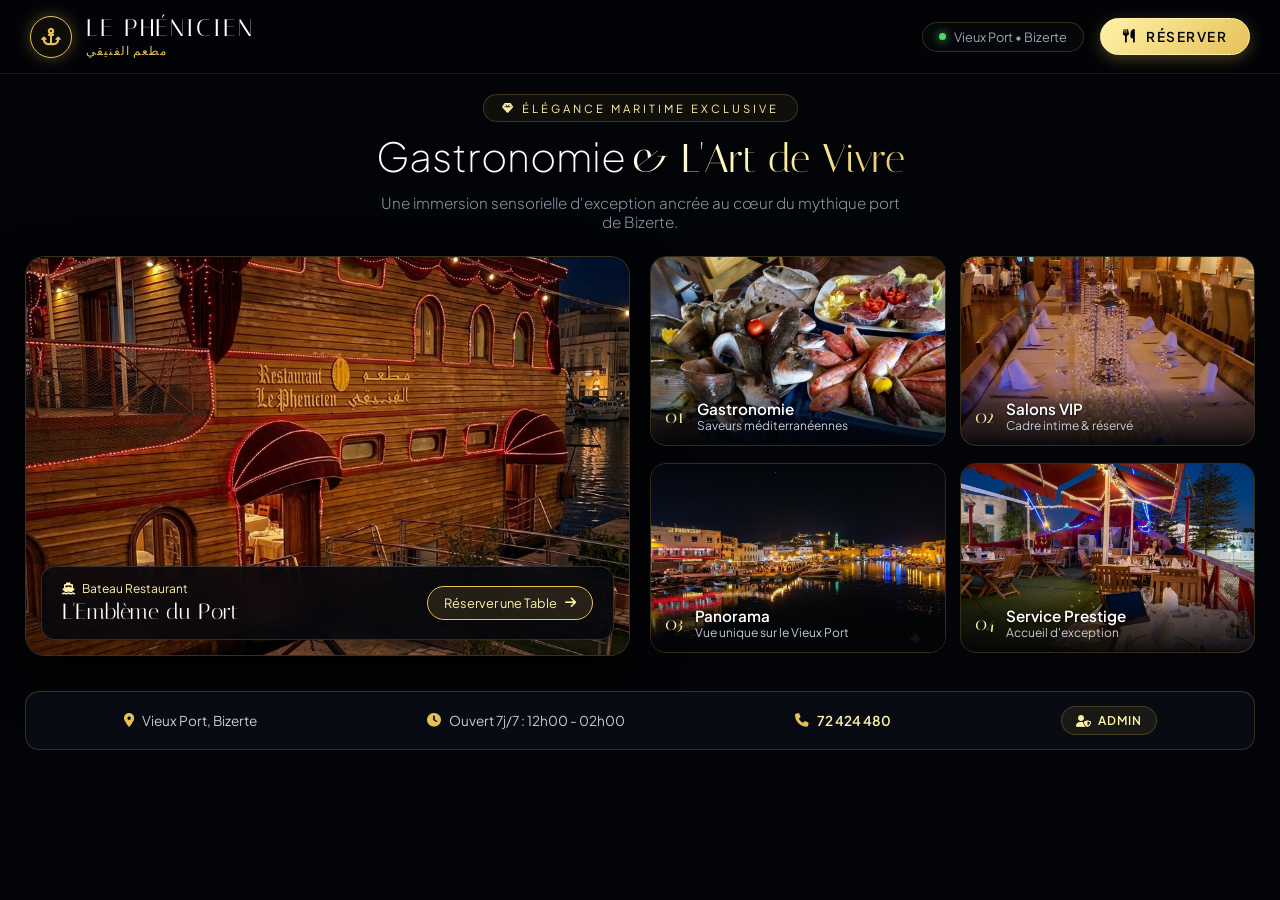
<file: index.html>
<!DOCTYPE html>
<html lang="fr">
<head>
    <meta charset="UTF-8">
    <meta name="viewport" content="width=device-width, initial-scale=1.0">
     <link rel="icon" type="image/png" href="images/favicon.png">
    <meta name="description" content="Le Phénicien - Restaurant Gastronomique d'Exception au Vieux Port de Bizerte.">
    <title>Le Phénicien — Restaurant Gastronomique</title>
    <link rel="stylesheet" href="style.css">
    <link rel="stylesheet" href="https://cdnjs.cloudflare.com/ajax/libs/font-awesome/6.4.0/css/all.min.css">
    <link href="https://fonts.googleapis.com/css2?family=Italiana&family=Plus+Jakarta+Sans:wght@300;400;500;600;700&display=swap" rel="stylesheet">
</head>
<body>

    <div class="noise-overlay" aria-hidden="true"></div>
    <div class="canvas-bg" id="canvasBg" aria-hidden="true"></div>
    <div class="vignette" aria-hidden="true"></div>

    <!-- EN-TÊTE COMPACT -->
    <header class="header-bar">
        <a href="index.html" class="brand-block">
            <div class="gold-anchor"><i class="fa-solid fa-anchor"></i></div>
            <div class="brand-text-container">
                <div class="brand-text">
                    <span class="brand-name">LE PHÉNICIEN</span>
                    <span class="brand-sub">مطعم الفنيقي</span>
                </div>
            </div>
        </a>

        <div class="header-actions">
            <div class="status-pill">
                <span class="dot-online"></span>
                <span>Vieux Port • Bizerte</span>
            </div>
            <a href="reservation.html" class="btn-reserve">
                <i class="fa-solid fa-utensils"></i> Réserver
            </a>
        </div>
    </header>

    <main class="app-viewport">
        
        <!-- HERO SECTION OPTIMISÉ -->
        <section class="hero-block">
            <div class="gold-badge-pill">
                <i class="fa-solid fa-gem"></i> ÉLÉGANCE MARITIME EXCLUSIVE
            </div>
            <h1 class="hero-title">
                <span class="light-text">Gastronomie</span> <span class="gold-serif">& L'Art de Vivre</span>
            </h1>
            <p class="hero-subtext">
                Une immersion sensorielle d'exception ancrée au cœur du mythique port de Bizerte.
            </p>
        </section>

        <!-- SECTION PRINCIPALE (DISPOSITION DYNAMIQUE) -->
        <section class="main-showcase-grid">
            
            <!-- VEDETTE : BATEAU RESTAURANT -->
            <article class="master-card interactive-card" data-bg="le-phenicien.jpg">
                <div class="card-inner">
                    <div class="parallax-wrapper">
                        <img src="images/le-phenicien.jpg"  alt="Bateau Restaurant Le Phénicien" class="parallax-img">
                    </div>
                    <div class="card-glass-tag">
                        <div class="tag-info">
                            <span class="loc-badge"><i class="fa-solid fa-ship"></i> Bateau Restaurant</span>
                            <h2>L'Emblème du Port</h2>
                        </div>
                        <a href="reservation.html" class="explore-btn">
                            Réserver une Table <i class="fa-solid fa-arrow-right"></i>
                        </a>
                    </div>
                </div>
            </article>

            <!-- UNIVERS ET EXPÉRIENCES (2x2 COMPACT) -->
            <div class="quad-grid">
                
                <article class="quad-card interactive-card" data-bg="plat.jpg">
                    <div class="card-box">
                        <div class="img-frame">
                            <img src="images/plat.jpg" alt="Haute Gastronomie" class="parallax-img">
                        </div>
                        <div class="card-content">
                            <span class="tag-num">01</span>
                            <div class="text">
                                <h3>Gastronomie</h3>
                                <p>Saveurs méditerranéennes</p>
                            </div>
                        </div>
                    </div>
                </article>

                <article class="quad-card interactive-card" data-bg="salon.jpg">
                    <div class="card-box">
                        <div class="img-frame">
                            <img src="images/salon.jpg" alt="Salons Privés" class="parallax-img">
                        </div>
                        <div class="card-content">
                            <span class="tag-num">02</span>
                            <div class="text">
                                <h3>Salons VIP</h3>
                                <p>Cadre intime & réservé</p>
                            </div>
                        </div>
                    </div>
                </article>

                <article class="quad-card interactive-card" data-bg="vue.jpg">
                    <div class="card-box">
                        <div class="img-frame">
                            <img src="images/vue.jpg" alt="Vue Panoramique" class="parallax-img">
                        </div>
                        <div class="card-content">
                            <span class="tag-num">03</span>
                            <div class="text">
                                <h3>Panorama</h3>
                                <p>Vue unique sur le Vieux Port</p>
                            </div>
                        </div>
                    </div>
                </article>

                <article class="quad-card interactive-card" data-bg="equipage.jpg">
                    <div class="card-box">
                        <div class="img-frame">
                            <img src="images/equipage.jpg" alt="Service Prestige" class="parallax-img">
                        </div>
                        <div class="card-content">
                            <span class="tag-num">04</span>
                            <div class="text">
                                <h3>Service Prestige</h3>
                                <p>Accueil d'exception</p>
                            </div>
                        </div>
                    </div>
                </article>

            </div>
        </section>

        <!-- BARRE DE CONTACT ET INFOS PRATIQUES COMPACTE -->
        <footer class="quick-info-bar">
            <div class="info-item">
                <i class="fa-solid fa-location-dot"></i>
                <span>Vieux Port, Bizerte</span>
            </div>
            <div class="info-item">
                <i class="fa-solid fa-clock"></i>
                <span>Ouvert 7j/7 : 12h00 - 02h00</span>
            </div>
            <a href="tel:72424480" class="info-item contact-link">
                <i class="fa-solid fa-phone"></i>
                <span>72 424 480</span>
            </a>
            <a href="admin.html" class="btn-admin">
                <i class="fa-solid fa-user-shield"></i> Admin
            </a>
        </footer>

    </main>

</body>
</html>
</file>
<file: style.css>
/* ==========================================================================
   STYLE COMPACT & LUXE — LE PHÉNICIEN (VERSION CORRIGÉE GITHUB PAGES)
   ========================================================================== */

* {
    margin: 0;
    padding: 0;
    box-sizing: border-box;
}

:root {
    --gold-primary: #e5c158;
    --gold-bright: #fff2a8;
    --gold-glow: rgba(229, 193, 88, 0.35);
    --bg-dark: #030407;
    --card-bg: rgba(10, 13, 20, 0.65);
    --glass-border: rgba(229, 193, 88, 0.22);
    --font-serif: 'Italiana', serif;
    --font-sans: 'Plus Jakarta Sans', sans-serif;
}

html, body {
    width: 100%;
    min-height: 100vh;
    background-color: var(--bg-dark);
    color: #ffffff;
    font-family: var(--font-sans);
    overflow-x: hidden;
    position: relative;
}

/* --- EFFETS DE FOND & GRAIN --- */
.noise-overlay {
    position: fixed;
    top: 0;
    left: 0;
    width: 100vw;
    height: 100vh;
    background: url('https://grainy-gradients.vercel.app/noise.svg');
    opacity: 0.035;
    pointer-events: none;
    z-index: 9998;
}

.canvas-bg {
    position: fixed;
    top: 0;
    left: 0;
    width: 100vw;
    height: 100vh;
    background-image: url('images/le-phenicien.jpg');
    background-position: center;
    background-size: cover;
    filter: blur(50px) brightness(0.14);
    transform: scale(1.1);
    transition: background-image 0.9s ease-in-out;
    z-index: -2;
}

.vignette {
    position: fixed;
    top: 0;
    left: 0;
    width: 100vw;
    height: 100vh;
    background: radial-gradient(circle at center, rgba(3, 4, 7, 0) 0%, rgba(3, 4, 7, 0.96) 100%);
    z-index: -1;
}

/* --- HEADER / EN-TÊTE COMPACT --- */
.header-bar {
    display: flex;
    justify-content: space-between;
    align-items: center;
    padding: 15px 30px;
    width: 100%;
    background: rgba(3, 4, 7, 0.6);
    backdrop-filter: blur(12px);
    -webkit-backdrop-filter: blur(12px);
    border-bottom: 1px solid rgba(229, 193, 88, 0.12);
    position: relative;
    z-index: 10;
}

.brand-block {
    display: flex;
    align-items: center;
    gap: 14px;
    text-decoration: none;
    color: #fff;
}

.gold-anchor {
    width: 42px;
    height: 42px;
    min-width: 42px;
    border-radius: 50%;
    border: 1px solid var(--gold-primary);
    background: rgba(229, 193, 88, 0.05);
    display: flex;
    justify-content: center;
    align-items: center;
    color: var(--gold-primary);
    font-size: 1.1rem;
    box-shadow: 0 0 15px var(--gold-glow);
    transition: transform 0.4s ease, box-shadow 0.4s ease;
}

.brand-block:hover .gold-anchor {
    transform: rotate(15deg) scale(1.05);
    box-shadow: 0 0 25px var(--gold-primary);
}

.brand-text-container {
    display: flex;
    flex-direction: column;
    align-items: flex-start;
}

.brand-name {
    font-family: var(--font-serif);
    font-size: 1.5rem;
    letter-spacing: 2px;
    display: block;
    line-height: 1.1;
}

.brand-sub {
    font-size: 0.75rem;
    color: var(--gold-primary);
    letter-spacing: 1px;
    display: block;
    margin-top: 2px;
}

.header-actions {
    display: flex;
    align-items: center;
    gap: 16px;
}

.status-pill {
    display: flex;
    align-items: center;
    gap: 8px;
    font-size: 0.8rem;
    color: #9aa3b4;
    border: 1px solid var(--glass-border);
    padding: 6px 16px;
    border-radius: 40px;
    background: rgba(255, 255, 255, 0.02);
    backdrop-filter: blur(10px);
}

.dot-online {
    width: 7px;
    height: 7px;
    background: #4cd964;
    border-radius: 50%;
    box-shadow: 0 0 10px #4cd964;
}

.btn-reserve {
    position: relative;
    display: inline-flex;
    align-items: center;
    justify-content: center;
    gap: 10px;
    padding: 9px 22px;
    font-family: var(--font-sans);
    font-size: 0.85rem;
    font-weight: 600;
    letter-spacing: 1.5px;
    text-transform: uppercase;
    text-decoration: none;
    color: #030407;
    background: linear-gradient(135deg, var(--gold-bright) 0%, var(--gold-primary) 100%);
    border-radius: 50px;
    border: 1px solid var(--gold-bright);
    box-shadow: 0 4px 15px rgba(229, 193, 88, 0.3);
    transition: all 0.3s cubic-bezier(0.16, 1, 0.3, 1);
}

.btn-reserve:hover {
    transform: translateY(-2px) scale(1.02);
    box-shadow: 0 8px 25px rgba(229, 193, 88, 0.5);
    background: #ffffff;
    color: #000000;
}

/* --- CONTENEUR PRINCIPAL --- */
.app-viewport {
    max-width: 1280px;
    width: 100%;
    margin: 0 auto;
    padding: 20px 25px 40px;
    display: flex;
    flex-direction: column;
    gap: 25px;
}

/* --- HERO BLOCK COMPACT --- */
.hero-block {
    text-align: center;
    display: flex;
    flex-direction: column;
    align-items: center;
    gap: 10px;
}

.gold-badge-pill {
    font-size: 0.7rem;
    letter-spacing: 3px;
    color: var(--gold-bright);
    border: 1px solid var(--glass-border);
    padding: 6px 18px;
    border-radius: 40px;
    background: rgba(229, 193, 88, 0.06);
    backdrop-filter: blur(8px);
    display: inline-flex;
    align-items: center;
    gap: 6px;
}

.hero-title {
    font-size: 2.5rem;
    line-height: 1.2;
    font-weight: 300;
}

.light-text {
    color: #ffffff;
    font-family: var(--font-sans);
    font-weight: 200;
}

.gold-serif {
    font-family: var(--font-serif);
    background: linear-gradient(135deg, #ffffff 0%, var(--gold-bright) 50%, var(--gold-primary) 100%);
    -webkit-background-clip: text;
    -webkit-text-fill-color: transparent;
    font-weight: 400;
}

.hero-subtext {
    color: #8c96a8;
    font-size: 0.95rem;
    font-weight: 300;
    max-width: 520px;
}

/* --- DISPOSITION DYNAMIQUE CÔTE À CÔTE --- */
.main-showcase-grid {
    display: grid;
    grid-template-columns: 1fr 1fr;
    gap: 20px;
    align-items: stretch;
    width: 100%;
}

/* CARTE MAÎTRESSE */
.master-card {
    position: relative;
    border-radius: 20px;
    padding: 0;
    background: var(--card-bg);
    border: 1px solid var(--glass-border);
    box-shadow: 0 20px 50px rgba(0, 0, 0, 0.8);
    overflow: hidden;
    height: 100%;
    min-height: 400px;
}

.master-card .card-inner {
    position: relative;
    width: 100%;
    height: 100%;
    overflow: hidden;
}

.parallax-wrapper {
    width: 100%;
    height: 100%;
    position: absolute;
    top: 0;
    left: 0;
}

.parallax-img {
    width: 100%;
    height: 100%;
    object-fit: cover;
    display: block;
    transition: transform 0.6s ease;
}

.master-card:hover .parallax-img,
.quad-card:hover .parallax-img {
    transform: scale(1.08);
}

.card-glass-tag {
    position: absolute;
    bottom: 15px;
    left: 15px;
    right: 15px;
    background: rgba(5, 7, 12, 0.85);
    backdrop-filter: blur(16px);
    -webkit-backdrop-filter: blur(16px);
    border: 1px solid rgba(255, 255, 255, 0.15);
    padding: 14px 20px;
    border-radius: 14px;
    display: flex;
    justify-content: space-between;
    align-items: center;
    z-index: 2;
}

.loc-badge {
    font-size: 0.75rem;
    color: var(--gold-bright);
    display: flex;
    align-items: center;
    gap: 6px;
    margin-bottom: 2px;
}

.card-glass-tag h2 {
    font-family: var(--font-serif);
    font-size: 1.4rem;
    font-weight: 400;
}

.explore-btn {
    display: inline-flex;
    align-items: center;
    gap: 8px;
    background: rgba(229, 193, 88, 0.12);
    border: 1px solid var(--gold-primary);
    padding: 8px 16px;
    border-radius: 25px;
    color: var(--gold-bright);
    font-size: 0.8rem;
    text-decoration: none;
    transition: all 0.3s ease;
}

.master-card:hover .explore-btn {
    background: var(--gold-primary);
    color: #000;
}

/* --- GRILLE 2X2 --- */
.quad-grid {
    display: grid;
    grid-template-columns: repeat(2, 1fr);
    gap: 14px;
    width: 100%;
}

.quad-card {
    position: relative;
    border-radius: 16px;
    padding: 0;
    border: 1px solid var(--glass-border);
    transition: all 0.3s ease;
    cursor: pointer;
    overflow: hidden;
    height: 190px;
}

.quad-card:hover {
    border-color: var(--gold-primary);
    transform: translateY(-4px);
    box-shadow: 0 12px 30px rgba(0, 0, 0, 0.7);
}

.img-frame {
    position: absolute;
    top: 0;
    left: 0;
    width: 100%;
    height: 100%;
    z-index: 1;
}

.card-content {
    position: absolute;
    bottom: 0;
    left: 0;
    right: 0;
    z-index: 2;
    display: flex;
    align-items: center;
    gap: 12px;
    padding: 12px 14px;
    background: linear-gradient(to top, rgba(3, 4, 7, 0.95) 0%, rgba(3, 4, 7, 0.5) 70%, transparent 100%);
}

.tag-num {
    font-family: var(--font-serif);
    font-size: 1.2rem;
    color: var(--gold-bright);
    text-shadow: 0 0 10px rgba(0,0,0,0.8);
}

.card-content .text h3 {
    font-size: 0.95rem;
    font-weight: 600;
    color: #ffffff;
    text-shadow: 0 1px 3px rgba(0,0,0,0.8);
}

.card-content .text p {
    font-size: 0.75rem;
    color: #c4cbd4;
}

/* --- BARRE D'INFORMATIONS ET FOOTER --- */
.quick-info-bar {
    display: flex;
    justify-content: space-around;
    align-items: center;
    background: rgba(10, 13, 20, 0.85);
    backdrop-filter: blur(16px);
    -webkit-backdrop-filter: blur(16px);
    border: 1px solid var(--glass-border);
    border-radius: 14px;
    padding: 14px 20px;
    margin-top: 10px;
    flex-wrap: wrap;
    gap: 15px;
}

.info-item {
    display: flex;
    align-items: center;
    gap: 8px;
    color: #c4cbd4;
    font-size: 0.85rem;
}

.info-item i {
    color: var(--gold-primary);
}

.contact-link {
    text-decoration: none;
    color: var(--gold-bright);
    font-weight: 600;
    transition: 0.2s;
}

.contact-link:hover {
    color: #fff;
}

.btn-admin {
    padding: 6px 14px;
    font-family: var(--font-sans);
    font-size: 0.75rem;
    font-weight: 600;
    letter-spacing: 1px;
    text-transform: uppercase;
    text-decoration: none;
    color: var(--gold-bright);
    background: rgba(229, 193, 88, 0.08);
    border: 1px solid var(--glass-border);
    border-radius: 20px;
    display: inline-flex;
    align-items: center;
    gap: 6px;
    transition: all 0.3s ease;
}

.btn-admin:hover {
    background: var(--gold-primary);
    color: #030407;
    border-color: var(--gold-bright);
    box-shadow: 0 0 10px var(--gold-glow);
}

/* --- RESPONSIVE ADAPTATIF --- */
@media (max-width: 992px) {
    .main-showcase-grid {
        grid-template-columns: 1fr;
    }
    .master-card {
        min-height: 320px;
    }
}

@media (max-width: 600px) {
    .header-bar {
        padding: 12px 15px;
    }
    .brand-name {
        font-size: 1.2rem;
    }
    .quad-grid {
        grid-template-columns: 1fr;
    }
    .quad-card {
        height: 160px;
    }
    .hero-title {
        font-size: 1.9rem;
    }
    .quick-info-bar {
        flex-direction: column;
        text-align: center;
    }
    .status-pill {
        display: none;
    }
    .card-glass-tag {
        flex-direction: column;
        align-items: flex-start;
        gap: 10px;
    }
}
</file>
